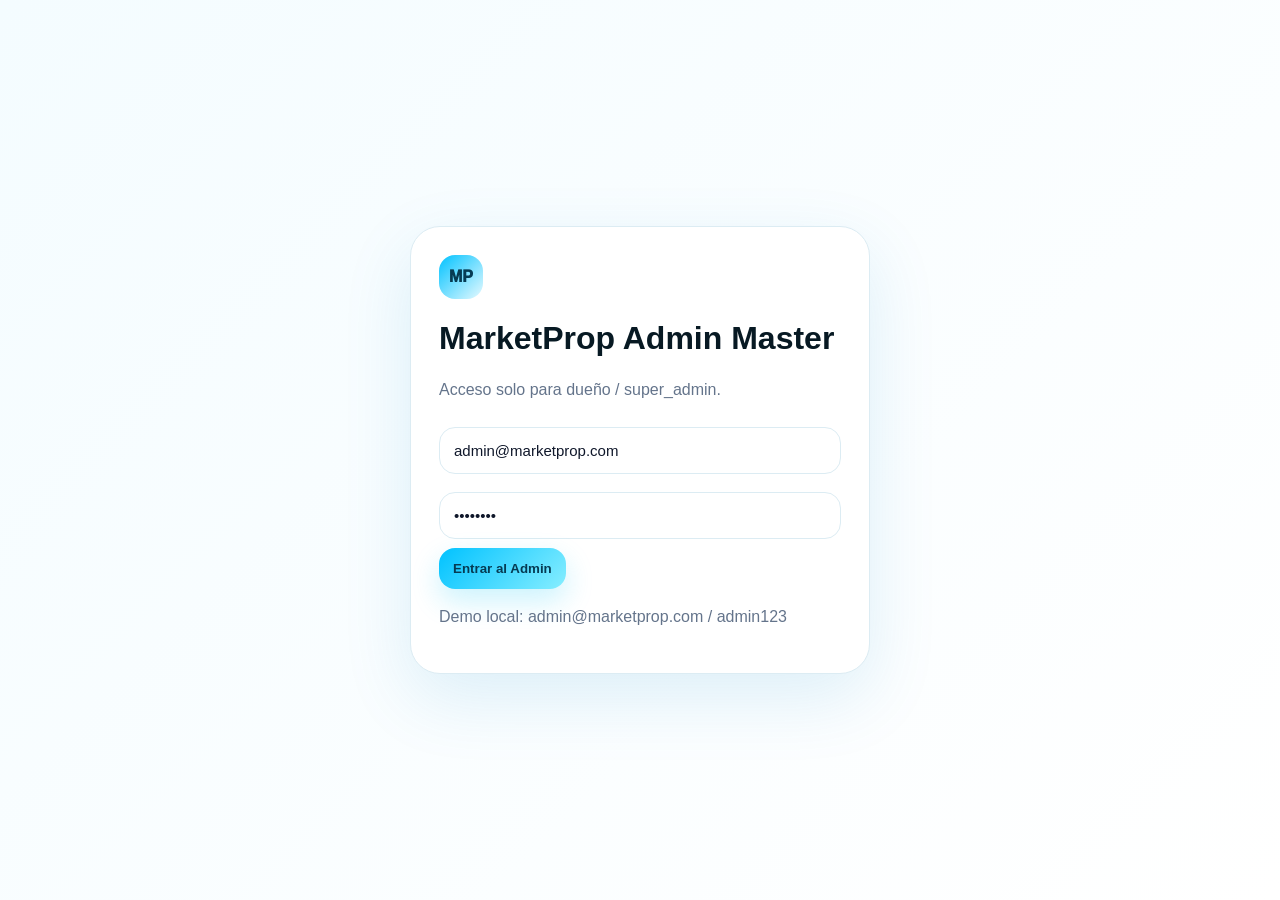
<file: admin/index.html>
<!doctype html>
<html lang="es">
<head>
  <meta charset="utf-8">
  <meta name="viewport" content="width=device-width,initial-scale=1">
  <title>MarketProp Admin Master</title>
  <link rel="stylesheet" href="../frontend/static/styles.css">
  <style>
    body{background:linear-gradient(135deg,#f4fcff,#fff);color:#071923;font-family:Inter,Arial,sans-serif;margin:0}
    .hidden{display:none!important}
    .admin-login{min-height:100vh;display:grid;place-items:center;padding:24px}
    .admin-login-card{width:min(460px,100%);background:#fff;border:1px solid #dcecf3;border-radius:30px;padding:28px;box-shadow:0 24px 70px rgba(2,132,199,.12)}
    .admin-login-card input{width:100%;box-sizing:border-box;margin:9px 0;padding:14px;border-radius:16px;border:1px solid #dcecf3}
    .admin-login-card button,.admin-side button,.admin-action{border:0;border-radius:16px;padding:13px 14px;font-weight:900;background:linear-gradient(135deg,#00c2ff,#87eeff);color:#063b53;cursor:pointer}
    .admin-shell{display:grid;grid-template-columns:280px 1fr;min-height:100vh}
    .admin-side{background:#fff;border-right:1px solid #dcecf3;padding:24px;position:sticky;top:0;height:100vh}
    .admin-brand{display:flex;align-items:center;gap:12px;margin-bottom:26px}
    .admin-logo{width:44px;height:44px;border-radius:16px;background:linear-gradient(135deg,#00c2ff,#e7faff);display:grid;place-items:center;font-weight:1000;color:#063b53}
    .admin-side button{width:100%;text-align:left;background:#f2fbff;border:1px solid #dcecf3;margin:7px 0;color:#123}
    .admin-main{padding:30px;max-width:1300px}
    .admin-hero{background:linear-gradient(135deg,#e7faff,#fff);border:1px solid #dcecf3;border-radius:28px;padding:26px;margin-bottom:20px;box-shadow:0 18px 44px rgba(2,132,199,.08)}
    .admin-grid{display:grid;grid-template-columns:repeat(4,1fr);gap:14px;margin-bottom:20px}
    .admin-card{background:#fff;border:1px solid #dcecf3;border-radius:22px;padding:18px;box-shadow:0 12px 30px rgba(2,132,199,.06)}
    .admin-card span{color:#64748b;font-size:12px;font-weight:900;text-transform:uppercase}
    .admin-card b{display:block;font-size:30px;margin:8px 0;color:#0284c7}
    .admin-panel{background:#fff;border:1px solid #dcecf3;border-radius:26px;padding:20px;margin-bottom:18px}
    .admin-table{width:100%;border-collapse:separate;border-spacing:0 10px}
    .admin-table th{text-align:left;font-size:12px;color:#64748b;text-transform:uppercase}
    .admin-table td{background:#f8fdff;border-top:1px solid #dcecf3;border-bottom:1px solid #dcecf3;padding:14px;font-size:14px}
    .admin-table td:first-child{border-left:1px solid #dcecf3;border-radius:14px 0 0 14px;font-weight:900}
    .admin-table td:last-child{border-right:1px solid #dcecf3;border-radius:0 14px 14px 0}
    .badge{display:inline-flex;border-radius:999px;padding:5px 9px;background:#e7faff;color:#0284c7;font-weight:900;font-size:12px;border:1px solid #c8f3ff}
    .badge.danger{background:#fff0f0;color:#e11d48;border-color:#ffd1dc}
    .badge.success{background:#eafff4;color:#059669;border-color:#bef6d3}
    .note{color:#64748b;line-height:1.5}
    @media(max-width:900px){.admin-shell{grid-template-columns:1fr}.admin-side{height:auto;position:relative}.admin-grid{grid-template-columns:1fr 1fr}.admin-main{padding:18px}}
  </style>
</head>
<body>
  <div id="adminLoginScreen" class="admin-login">
    <div class="admin-login-card">
      <div class="admin-logo">MP</div>
      <h1>MarketProp Admin Master</h1>
      <p class="note">Acceso solo para dueño / super_admin.</p>
      <input id="adminEmail" placeholder="Email admin" value="admin@marketprop.com">
      <input id="adminPassword" type="password" placeholder="Contraseña" value="admin123">
      <button onclick="doAdminLogin()">Entrar al Admin</button>
      <p id="adminLoginMsg" class="note">Demo local: admin@marketprop.com / admin123</p>
    </div>
  </div>

  <div id="adminApp" class="admin-shell hidden">
    <aside class="admin-side">
      <div class="admin-brand"><div class="admin-logo">MP</div><div><b>MarketProp</b><br><span id="adminName">Admin Master</span></div></div>
      <button onclick="showAdmin('overview')">Resumen</button>
      <button onclick="showAdmin('clients')">Clientes / inmobiliarias</button>
      <button onclick="showAdmin('plans')">Planes y límites</button>
      <button onclick="showAdmin('usage')">Uso de IA</button>
      <button onclick="showAdmin('billing')">Facturación</button>
      <button onclick="showAdmin('security')">Seguridad</button>
      <button onclick="adminLogout()">Salir</button>
      <p class="note">Este panel queda fuera del panel cliente y requiere rol super_admin.</p>
    </aside>
    <main class="admin-main">
      <section class="admin-hero">
        <span class="badge">v0.3.13 · Usage Metering + Plan Limits</span>
        <h1>Panel Master Admin</h1>
        <p class="note">Administra clientes, planes, usuarios, límites, facturación y uso de IA desde una capa separada y protegida.</p>
      </section>

      <section id="overview" class="admin-section">
        <div id="adminKpis" class="admin-grid"></div>
        <div class="admin-panel"><h2>Estado</h2><p class="note" id="adminStatus">Cargando datos protegidos...</p></div>
      </section>

      <section id="clients" class="admin-section" style="display:none">
        <div class="admin-panel">
          <h2>Clientes / inmobiliarias</h2>
          <table class="admin-table">
            <thead><tr><th>Inmobiliaria</th><th>Plan</th><th>Estado</th><th>Usuarios</th><th>Datos</th><th>Uso</th></tr></thead>
            <tbody id="clientsBody"></tbody>
          </table>
        </div>
      </section>

      <section id="plans" class="admin-section" style="display:none">
        <div class="admin-panel">
          <h2>Planes y límites</h2>
          <table class="admin-table">
            <thead><tr><th>Workspace</th><th>Plan</th><th>Estado</th><th>Contenido/mes</th><th>Créditos IA</th><th>Usuarios</th></tr></thead>
            <tbody id="plansBody"></tbody>
          </table>
        </div>
      </section>

      <section id="usage" class="admin-section" style="display:none">
        <div class="admin-panel"><h2>Uso de IA</h2><p class="note" id="usageText">Cargando...</p></div>
      </section>

      <section id="billing" class="admin-section" style="display:none">
        <div class="admin-panel"><h2>Facturación</h2><p class="note">Preparado para Mercado Pago / Stripe. En v0.3.11 todavía no cobra dinero real.</p></div>
      </section>

      <section id="security" class="admin-section" style="display:none">
        <div class="admin-panel">
          <h2>Seguridad</h2>
          <p class="note">Este panel ya exige login y rol <b>super_admin</b>. Próximo paso: endurecer sesiones, permisos por acción, recovery de contraseña y deploy seguro.</p>
        </div>
      </section>
    </main>
  </div>

<script>
const API_URL='http://127.0.0.1:8000/api';
let adminToken=localStorage.getItem('marketprop_token')||'';
function el(id){return document.getElementById(id)}
function esc(t){return String(t??'').replace(/[&<>"']/g,m=>({'&':'&amp;','<':'&lt;','>':'&gt;','"':'&quot;',"'":'&#039;'}[m]))}
function authHeader(){return adminToken?{'Authorization':'Bearer '+adminToken}:{}}
async function doAdminLogin(){
  el('adminLoginMsg').innerText='Validando...';
  try{
    const r=await fetch(API_URL+'/auth/login',{method:'POST',headers:{'Content-Type':'application/json'},body:JSON.stringify({email:el('adminEmail').value,password:el('adminPassword').value})});
    const d=await r.json(); if(!r.ok) throw new Error(d.detail||'Error');
    if(d.user.role!=='super_admin'){throw new Error('Este usuario no tiene permiso de Admin Master.')}
    adminToken=d.token;
    localStorage.setItem('marketprop_token',adminToken);
    localStorage.setItem('marketprop_user',JSON.stringify(d.user));
    await loadAdmin();
  }catch(e){el('adminLoginMsg').innerText=e.message||'No se pudo entrar'}
}
async function loadAdmin(){
  if(!adminToken){el('adminLoginScreen').classList.remove('hidden');el('adminApp').classList.add('hidden');return}
  const r=await fetch(API_URL+'/admin/overview',{headers:authHeader()});
  if(!r.ok){el('adminLoginScreen').classList.remove('hidden');el('adminApp').classList.add('hidden');return}
  const d=await r.json();
  el('adminLoginScreen').classList.add('hidden');el('adminApp').classList.remove('hidden');
  const u=JSON.parse(localStorage.getItem('marketprop_user')||'{}');
  el('adminName').innerText=u.name||'Admin Master';
  el('adminKpis').innerHTML=[
    ['Clientes activos',d.kpis.clients_active],
    ['Usuarios totales',d.kpis.users_total],
    ['Suscripciones',d.kpis.subscriptions_total],
    ['MRR mock',d.kpis.mrr_mock],
    ['Contenidos generados',d.kpis.content_generated],
    ['Créditos IA usados',d.kpis.ai_credits_used],
    ['Clientes totales',d.kpis.clients_total],
    ['Modo','Protegido']
  ].map(x=>`<div class="admin-card"><span>${esc(x[0])}</span><b>${esc(x[1])}</b><p class="note">Admin Master</p></div>`).join('');
  el('clientsBody').innerHTML=d.clients.map(c=>`<tr><td>${esc(c.name)}</td><td>${esc(c.plan)}</td><td><span class="badge success">${esc(c.status)}</span></td><td>${c.users}</td><td>${c.properties+c.contents+c.pipeline+c.calendar+c.sources}</td><td>${c.usage?.content_used||0}/${c.usage?.monthly_content_limit||0} contenidos · ${c.usage?.ai_credits_used||0}/${c.usage?.ai_credit_limit||0} IA</td></tr>`).join('');
  el('plansBody').innerHTML=d.plans.map(p=>`<tr><td>${p.workspace_id}</td><td>${esc(p.plan_name)}</td><td><span class="badge">${esc(p.status)}</span></td><td>${p.monthly_content_limit}</td><td>${p.ai_credit_limit}</td><td>${p.seats_limit}</td></tr>`).join('');
  el('usageText').innerText=`Contenido generado: ${d.kpis.content_generated}. Créditos IA usados: ${d.kpis.ai_credits_used}.`;
  el('adminStatus').innerText='Datos cargados desde backend protegido por rol super_admin.';
}
function showAdmin(id){
  document.querySelectorAll('.admin-section').forEach(s=>s.style.display='none');
  document.getElementById(id).style.display='block';
}
function adminLogout(){localStorage.removeItem('marketprop_token');localStorage.removeItem('marketprop_user');location.reload()}
document.addEventListener('DOMContentLoaded',loadAdmin);
</script>
</body>
</html>
</file>
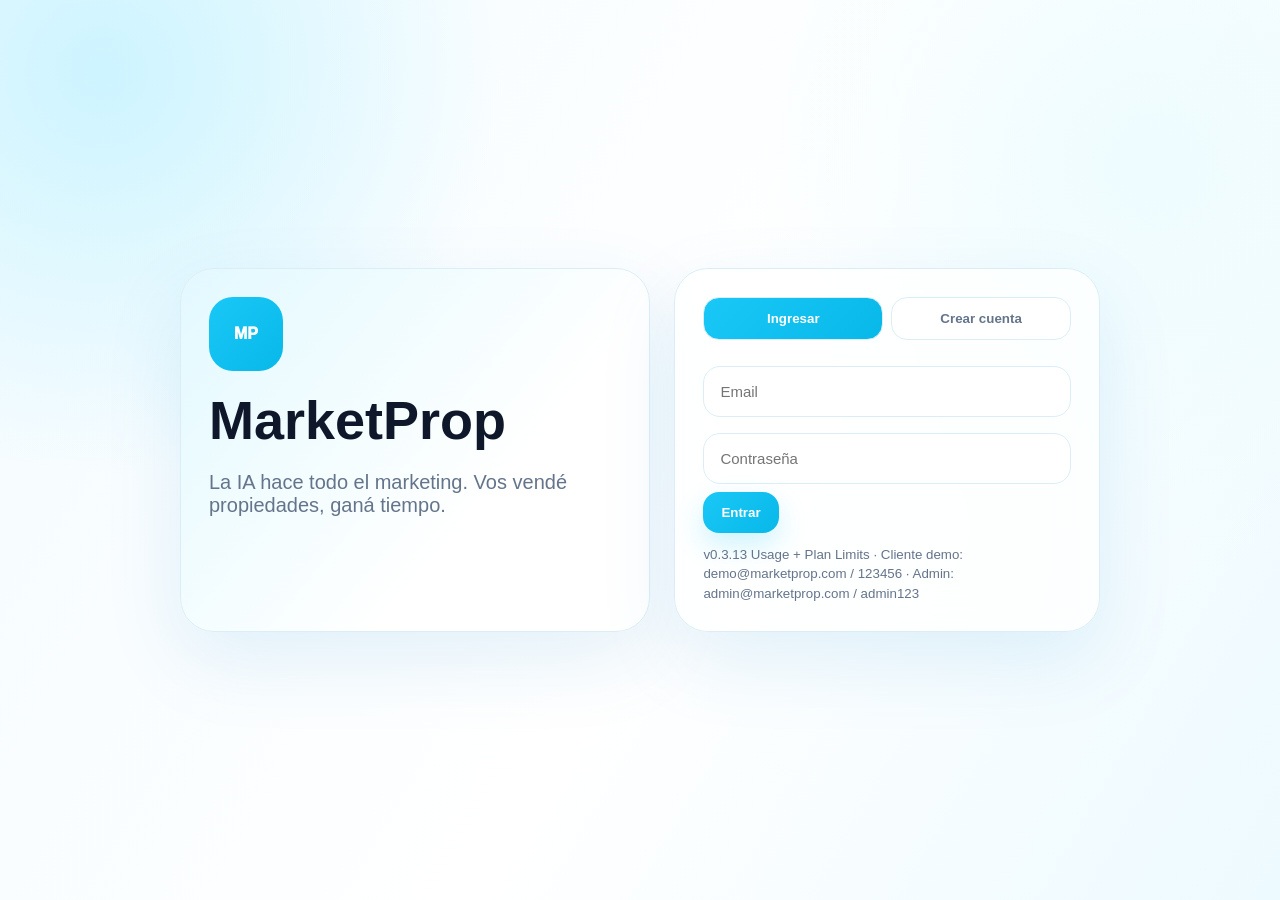
<file: frontend/index.html>
<!doctype html>
<html lang="es">
<head>
<meta charset="utf-8">
<meta name="viewport" content="width=device-width,initial-scale=1">
<title>MarketProp</title>
<link rel="stylesheet" href="static/styles.css">
</head>
<body>
<div id="toast" class="toast hidden"></div>
<div id="authScreen" class="auth-screen">
  <div class="auth-shell">
    <div class="auth-brand"><div class="logo-mark">MP</div><h1>MarketProp</h1><p>La IA hace todo el marketing. Vos vendé propiedades, ganá tiempo.</p></div>
    <div class="auth-card">
      <div class="tabs"><button id="loginTab" class="active" onclick="setAuth('login')">Ingresar</button><button id="registerTab" onclick="setAuth('register')">Crear cuenta</button></div>
      <div id="loginForm"><input id="loginEmail" placeholder="Email"><input id="loginPassword" type="password" placeholder="Contraseña"><button id="loginBtn" onclick="login()">Entrar</button></div>
      <div id="registerForm" class="hidden"><input id="regName" placeholder="Tu nombre"><input id="regOrg" placeholder="Nombre de tu inmobiliaria"><input id="regEmail" placeholder="Email"><input id="regPassword" type="password" placeholder="Contraseña"><button id="registerBtn" onclick="register()">Crear cuenta</button></div>
      <small>v0.3.13 Usage + Plan Limits · Cliente demo: demo@marketprop.com / 123456 · Admin: admin@marketprop.com / admin123</small>
    </div>
  </div>
</div>
<div id="appScreen" class="app hidden">
  <aside class="sidebar">
    <div class="brand"><div class="logo-mark small">MP</div><div><strong>MarketProp</strong><span id="orgName">Tu inmobiliaria</span></div></div>
    <nav>
      <button class="nav active" onclick="show('home',this)">⌂ Inicio</button>
      <button class="nav featured" onclick="show('command',this)">◎ Command Center</button>
      <button class="nav" onclick="show('props',this)">⌁ Propiedades</button>
      <button class="nav" onclick="show('pipeline',this)">▦ Pipeline</button>
      <button class="nav" onclick="show('calendar',this)">▣ Calendario</button>
      <button class="nav" onclick="show('sources',this)">◈ MarketDNA</button>
      <button class="nav" onclick="show('vars',this)">✦ Variaciones IA</button>
      <button class="nav" onclick="show('library',this)">▣ Biblioteca</button>
      <button class="nav" onclick="show('videos',this)">▶ Escaneo Videos</button>
      <button class="nav featured" onclick="show('hookAgent',this)">✦ Agente Hook</button>
      <button class="nav" onclick="show('campaigns',this)">◈ Campañas</button>
      <button class="nav" onclick="show('stats',this)">△ Estadísticas</button>
      <button class="nav" onclick="show('permission-guard',this)">Permisos</button>
      <button class="nav" onclick="show('usage-guard',this)">Uso / Plan</button>
      <button class="nav" onclick="show('igReady',this)">IG Ready</button>
      <button class="nav featured" onclick="show('realData',this)">▣ Base real</button>
    </nav>
    <div class="usage-card"><div class="usage-top"><b id="planName">Plan Básico</b><span>34%</span></div><p>Contenido generado este mes</p><div class="bar"><span></span></div><small>128 / 500 publicaciones</small></div>
  </aside>
  <main>
    <header class="topbar"><div><p class="eyebrow">WORKSPACE DE MARKETING INMOBILIARIO</p><h1 id="welcomeTitle">Hola</h1></div><div class="top-actions"><button class="ghost" onclick="loadProviderStatus()">Proveedores</button><span id="roleBadge" class="role-badge">cliente</span><button class="ghost" onclick="logout()">Salir</button></div></header>

    <section id="home" class="section active-section">
      <div class="hero-card">
        <div class="hero-copy"><div class="pill">MarketMind + Provider Gateway activo</div><h2 class="compact-hero"><span>La IA hace todo el marketing.</span><br>Vos vendé propiedades, ganá tiempo.</h2><p>Pegá el link de una propiedad y MarketProp crea automáticamente publicaciones, anuncios y contenido optimizado para cada plataforma.</p></div>
        <div class="hero-side"><h3>Agentes activos</h3><div class="feature-grid social-feature-grid">
  <button><span class="platform-logo facebook">f</span>Facebook</button>
  <button><span class="platform-logo instagram">IG</span>Instagram</button>
  <button><span class="platform-logo tiktok">TK</span>TikTok</button>
  <button><span class="platform-logo whatsapp">WA</span>WhatsApp</button>
  <button><span class="platform-logo mercado_libre">ML</span>Mercado Libre</button>
  <button><span class="platform-logo meta_ads">Meta</span>Meta Ads</button>
</div></div>
      </div>
      <div class="generator"><label>LINK DE LA PROPIEDAD</label><div class="input-row"><input id="propertyUrl" placeholder="https://www.tuinmobiliaria.com/propiedad/xxxxx"><select id="globalStyle"><option value="auto">Automático</option><option value="profesional">Profesional</option><option value="premium">Premium</option><option value="urgencia">Urgencia</option><option value="inversor">Inversor</option></select><button id="generateBtn" onclick="generateContent()">✨ Generar</button></div><div id="status" class="status">Cada red usa su agente, proveedor, modelo y evaluador.</div><div id="scan" class="scan"></div></div>
      <div id="results" class="results empty"><h3>Contenido</h3><p>Los resultados aparecerán acá después de pegar un link.</p></div>
    </section>

    <section id="command" class="section panel"><div class="panel-head"><div><span class="pill">Nuevo · acumulativo</span><h2>MarketProp Command Center</h2><p>Centro de mando inmobiliario con métricas, funnel comercial, quality gate, señales por propiedad, alertas e insights.</p></div><button onclick="renderCommandCenter()">Actualizar</button></div><div id="commandContent"></div></section>
    <section id="props" class="section panel"><h2>Propiedades</h2><div class="input-row"><input id="newPropertyTitle" placeholder="Ej: Casa premium en Funes"><input id="newPropertyUrl" placeholder="Link de la propiedad"><button onclick="createProperty()">Crear propiedad</button></div><div id="propertyList" class="card-list"></div></section>
    <section id="pipeline" class="section panel"><div class="panel-head"><div><span class="pill">Workflow</span><h2>Pipeline de contenido</h2><p>Estados de producción para no perder oportunidades.</p></div></div><div id="pipelineBoard" class="kanban"></div></section>
    <section id="calendar" class="section panel"><div class="panel-head"><div><span class="pill">Planificación</span><h2>Calendario editorial</h2><p>Plan semanal por plataforma y objetivo.</p></div></div><div id="calendarGrid" class="calendar-grid"></div></section>
    <section id="sources" class="section panel"><div class="panel-head"><div><span class="pill">MarketDNA</span><h2>Fuentes de aprendizaje</h2><p>Fuentes que alimentan MarketMind sin copiar, usando datos propios y autorizados.</p></div></div><div id="sourcesGrid" class="source-grid"></div></section>
    <section id="vars" class="section panel"><h2>Variaciones IA</h2><p>Usá los botones <b>Dame otra</b>, <b>Premium</b>, <b>Urgencia</b> e <b>Inversor</b> en cada red. Esta función se conserva y mejora, no se elimina.</p></section>
    <section id="library" class="section panel"><h2>Biblioteca</h2><p>Próximo: historial de contenidos generados, favoritos, ganadores y rechazados.</p></section>
    <section id="videos" class="section panel"><h2>Escaneo Videos</h2><p>Próximo: análisis de Reels/TikToks virales, patrones de hook, retención y CTA.</p></section>
    <section id="hookAgent" class="section panel hook-panel"><div class="agent-head"><div><span class="pill">Producto estrella</span><h2>Agente Hook</h2><p>Especialista en viralidad, atención y hooks.</p></div><div class="score-orb">92</div></div><textarea id="hookPrompt" placeholder="Ej: Necesito un hook para vender una casa premium en Funes..."></textarea><button onclick="runHookAgent()">✨ Hablar con Agente Hook</button><div id="hookAgentResult" class="agent-result">Agente Hook listo para analizar ideas.</div></section>
    <section id="campaigns" class="section panel"><h2>Campañas</h2><p>Próximo: campañas completas por propiedad con Meta Ads, WhatsApp y seguimiento.</p></section>
    <section id="stats" class="section panel"><h2>Estadísticas</h2><div id="statsContent" class="mini-stats"></div></section>
    <section id="igReady" class="section panel"><div class="panel-head"><div><span class="pill">Preparado, no conectado</span><h2>Instagram Connector</h2><p>La estructura queda lista para conectar IG Business con permisos reales más adelante.</p></div></div><div class="checklist"><div><span class="check">✓</span>Provider Gateway separado</div><div><span class="check">✓</span>MarketMind preparado para métricas</div><div><span class="check">✓</span>Estados de error preparados</div><div><span class="empty"></span>Token real cargado</div><div><span class="empty"></span>Permisos Meta aprobados</div><div><span class="empty"></span>Webhooks activos</div></div></section>

    <section id="realData" class="section panel">
      <div class="panel-head">
        <div>
          <span class="pill">v0.3.9 · SaaS Foundation</span>
          <h2>Base real de MarketProp</h2>
          <p>Primer paso profesional: datos persistentes en SQLite. Propiedades, contenidos, pipeline, calendario y MarketDNA ya no son solo decoración.</p>
        </div>
        <button onclick="tryRestrictedDemo()">+ Crear propiedad demo real</button>
      </div>
      <div id="realDataContent" class="command-content"><p>Cargando base de datos local...</p></div>
    </section>
  
<section id="permission-guard" class="section panel">
  <div class="panel-head">
    <div>
      <span class="pill">v0.3.13 · Usage Metering Plan Limits</span>
      <h2>Permisos activos</h2>
      <p>Tu rol define qué acciones puede ejecutar tu cuenta. Esto ya viene validado por backend.</p>
    </div>
  </div>
  <div id="permissionGuardContent">
    <p>Cargando permisos...</p>
  </div>
</section>


<section id="usage-guard" class="section panel">
  <div class="panel-head">
    <div>
      <span class="pill">v0.3.13 · Usage Metering</span>
      <h2>Uso del plan</h2>
      <p>Control de contenidos, créditos IA y límites del workspace.</p>
    </div>
  </div>
  <div id="usageGuardContent"><p>Cargando uso del plan...</p></div>
</section>

</main>
</div>
<script src="static/app.js"></script>
</body>
</html>
</file>
<file: frontend/static/styles.css>
:root{--blue:#19c8f7;--blue2:#08b8e8;--blue3:#00a6d6;--ink:#0f172a;--muted:#64748b;--line:#dbeef7;--glass:rgba(255,255,255,.74);--shadow:0 28px 80px rgba(2,132,199,.11)}*{box-sizing:border-box}body{margin:0;font-family:Inter,Arial,sans-serif;color:var(--ink);background:radial-gradient(circle at 8% 8%,#cdf4ff 0,transparent 28%),radial-gradient(circle at 90% 18%,#eefcff 0,transparent 30%),linear-gradient(120deg,#f3fbff,#fff 55%,#edfaff)}button,input,select,textarea{font-family:inherit}.hidden{display:none!important}.toast{position:fixed;right:24px;bottom:24px;background:#0f172a;color:#fff;border-radius:18px;padding:14px 18px;z-index:99;box-shadow:var(--shadow)}button{border:0;border-radius:16px;background:linear-gradient(135deg,var(--blue),var(--blue2));color:white;font-weight:900;padding:13px 18px;cursor:pointer;transition:.18s;box-shadow:0 12px 28px rgba(25,200,247,.22)}button:hover{transform:translateY(-1px)}button:disabled{opacity:.6}.ghost{background:rgba(255,255,255,.72);color:var(--blue3);border:1px solid var(--line);box-shadow:none}.auth-screen{min-height:100vh;display:flex;align-items:center;justify-content:center}.auth-shell{width:min(920px,94vw);display:grid;grid-template-columns:1.05fr .95fr;gap:24px}.auth-brand,.auth-card,.hero-card,.generator,.results,.panel{background:var(--glass);border:1px solid var(--line);border-radius:34px;padding:28px;box-shadow:var(--shadow);backdrop-filter:blur(18px)}.auth-brand{background:linear-gradient(130deg,#e2f9ff,#fff 65%)}.auth-brand h1{font-size:54px;margin:18px 0 8px}.auth-brand p{font-size:20px;color:var(--muted)}.logo-mark{width:74px;height:74px;border-radius:24px;background:linear-gradient(135deg,var(--blue),var(--blue2));display:flex;align-items:center;justify-content:center;color:white;font-weight:1000}.logo-mark.small{width:50px;height:50px;border-radius:16px}.tabs{display:grid;grid-template-columns:1fr 1fr;gap:8px;margin-bottom:18px}.tabs button{background:#fff;color:var(--muted);border:1px solid var(--line);box-shadow:none}.tabs button.active{background:linear-gradient(135deg,var(--blue),var(--blue2));color:#fff}.auth-card input{width:100%;margin:8px 0}.app{display:flex;min-height:100vh}.sidebar{position:fixed;inset:18px auto 18px 18px;width:292px;border:1px solid var(--line);border-radius:30px;background:rgba(255,255,255,.78);backdrop-filter:blur(18px);box-shadow:var(--shadow);padding:22px;overflow:auto}.brand{display:flex;align-items:center;gap:12px;margin-bottom:22px}.brand strong{font-size:22px;display:block}.brand span{font-size:12px;color:var(--muted)}nav{display:flex;flex-direction:column;gap:7px}.nav{background:transparent;color:#475569;box-shadow:none;text-align:left;border-radius:16px;padding:11px 13px}.nav:hover,.nav.active{background:linear-gradient(90deg,#def8ff,#fff);color:var(--blue3);transform:translateX(3px)}.nav.featured{color:var(--blue3);font-weight:1000}.usage-card{margin-top:20px;background:linear-gradient(135deg,#dff8ff,#fff 70%);border:1px solid var(--line);border-radius:24px;padding:18px}.usage-top{display:flex;justify-content:space-between}.usage-card p,.usage-card small,.status,.results.empty p,.panel p{color:var(--muted)}.bar{height:9px;border-radius:99px;background:#e5f4fa}.bar span{display:block;width:34%;height:100%;border-radius:99px;background:linear-gradient(90deg,var(--blue),var(--blue2))}main{margin-left:328px;padding:26px;width:100%}.topbar{display:flex;align-items:center;justify-content:space-between;margin-bottom:22px}.eyebrow{margin:0 0 7px;color:var(--blue3);font-weight:900;font-size:12px;letter-spacing:4px}.section{display:none}.active-section{display:block}.hero-card{display:grid;grid-template-columns:1.25fr .75fr;gap:24px;background:linear-gradient(118deg,#fff 0%,#f8fdff 44%,#d8f7ff 100%);min-height:235px!important}.pill{display:inline-flex;background:#e7faff;color:var(--blue3);border:1px solid #c8f3ff;border-radius:99px;padding:8px 12px;font-weight:900;font-size:13px}.hero-copy h2{font-size:34px;line-height:1.12;letter-spacing:-1.4px;margin:18px 0 12px}.hero-copy h2 span{color:#2563eb}.hero-copy p{font-size:16px;line-height:1.55;color:var(--muted)}.hero-side{background:linear-gradient(135deg,#dff8ff,#fff 72%);border:1px solid var(--line);border-radius:28px;padding:22px}.feature-grid{display:grid;grid-template-columns:1fr 1fr;gap:10px}.feature-grid button{background:#fff;color:var(--ink);border:1px solid var(--line);box-shadow:none;text-align:left}.generator{background:linear-gradient(95deg,#dff8ff 0%,#fff 72%);margin-top:20px}label{display:block;font-size:12px;letter-spacing:3px;color:var(--blue3);font-weight:1000;margin-bottom:10px}.input-row{display:flex;gap:12px}input,select,textarea{background:#fff;border:1px solid var(--line);border-radius:17px;padding:16px;outline:none;color:var(--ink);font-size:15px}input{flex:1}select{width:170px}.scan{margin-top:12px;color:#16c784;line-height:1.8}.results,.panel{margin-top:20px}.result-grid{display:grid;grid-template-columns:repeat(2,1fr);gap:16px}.result-card,.metric-card,.source-card,.pipeline-card,.day-card,.insight-card,.alert-card{background:linear-gradient(90deg,#e8faff,#fff 74%);border:1px solid var(--line);border-radius:24px;padding:20px}.result-card h3::after{content:" · agente especializado";font-size:11px;color:#64748b;font-weight:600;margin-left:6px}.style-badge{display:inline-flex;background:#fff;border:1px solid #c8f3ff;color:var(--blue3);border-radius:99px;padding:6px 10px;font-size:12px;font-weight:800}.score{color:#16c784}pre{white-space:pre-wrap;background:rgba(255,255,255,.84);border:1px solid var(--line);border-radius:18px;padding:16px;min-height:210px;max-height:330px;overflow:auto;line-height:1.45}.actions{display:flex;gap:8px;flex-wrap:wrap}.actions button{font-size:12px;padding:9px 12px}.outline{background:#fff!important;color:var(--blue3)!important;border:1px solid var(--line)!important;box-shadow:none!important}.copied{background:#16c784!important;color:#fff!important}.panel-head{display:flex;justify-content:space-between;gap:20px;align-items:flex-start;margin-bottom:18px}.agent-head{display:flex;justify-content:space-between;align-items:center}.score-orb{width:96px;height:96px;border-radius:50%;display:flex;align-items:center;justify-content:center;background:linear-gradient(135deg,var(--blue),var(--blue2));color:#fff;font-size:34px;font-weight:1000}textarea{width:100%;min-height:150px;margin:16px 0}.agent-result{background:#fff;border:1px solid var(--line);border-radius:22px;padding:18px;margin-top:18px;color:var(--muted)}.metric-grid{display:grid;grid-template-columns:repeat(4,1fr);gap:14px}.metric-card b{display:block;font-size:30px;color:var(--blue3);margin:8px 0}.metric-card span,.source-card span,.pipeline-card span,.day-card span{color:var(--muted);font-size:12px;font-weight:900}.command-grid{display:grid;grid-template-columns:1.2fr .8fr;gap:14px}.mini-stats,.pricing{display:grid;grid-template-columns:repeat(3,1fr);gap:14px}.mini-stats div,.pricing div{background:#fff;border:1px solid var(--line);border-radius:20px;padding:16px}.mini-stats b{font-size:28px;color:var(--blue3);display:block}.kanban{display:grid;grid-template-columns:repeat(3,1fr);gap:14px}.pipeline-col{background:rgba(255,255,255,.55);border:1px solid var(--line);border-radius:24px;padding:14px}.pipeline-col h3{margin-top:0}.pipeline-card{margin-bottom:10px}.calendar-grid,.source-grid,.card-list{display:grid;grid-template-columns:repeat(3,1fr);gap:14px}.day-card{min-height:130px}.tags{display:flex;gap:6px;flex-wrap:wrap;margin-top:10px}.tags span{border:1px solid var(--line);background:white;border-radius:99px;padding:5px 8px;color:var(--muted);font-size:11px}.checklist{display:grid;gap:10px}.checklist div{display:grid;grid-template-columns:28px 1fr;align-items:center;background:white;border:1px solid var(--line);border-radius:18px;padding:12px}.check,.empty{width:20px;height:20px;border-radius:6px;display:grid;place-items:center}.check{background:#16c784;color:white}.empty{border:1px solid var(--line)}@media(max-width:1100px){.auth-shell,.hero-card,.result-grid,.metric-grid,.command-grid,.mini-stats,.pricing,.kanban,.calendar-grid,.source-grid,.card-list{grid-template-columns:1fr}.sidebar{position:relative;inset:auto;width:auto;margin:18px}.usage-card{position:static;margin-top:20px}main{margin-left:0}.input-row{flex-direction:column}select{width:100%}}
/* v0.3.7 Command Center Polish */
.command-metrics{grid-template-columns:repeat(4,minmax(0,1fr));}
.metric-card.polished{position:relative;overflow:hidden;background:linear-gradient(135deg,#e6faff 0%,#fff 74%);}
.metric-card.polished::after{content:"";position:absolute;right:-28px;bottom:-32px;width:96px;height:96px;border-radius:50%;background:radial-gradient(circle,rgba(25,200,247,.22),transparent 68%);}
.metric-card.polished em{display:inline-flex;margin-top:8px;background:#e7faff;color:var(--blue3);border:1px solid #c8f3ff;border-radius:999px;padding:5px 9px;font-style:normal;font-size:12px;font-weight:900;}
.quality-shell,.chart-card-soft{background:linear-gradient(135deg,#eafaff,#fff 72%);border:1px solid var(--line);border-radius:28px;padding:22px;box-shadow:0 18px 44px rgba(2,132,199,.08);}
.quality-main h3{font-size:28px;margin:14px 0 8px;}
.quality-bar{height:12px;border-radius:999px;background:#e5f4fa;overflow:hidden;border:1px solid #d6eef6;}
.quality-bar span{display:block;height:100%;border-radius:999px;background:linear-gradient(90deg,var(--blue),#16c784,#d8ff63);}
.quality-bar.small{height:10px;min-width:140px;}
.quality-bar.tiny{height:7px;margin:9px 0;}
.quality-cards{display:grid;grid-template-columns:repeat(4,1fr);gap:10px;margin-top:16px;}
.quality-cards div{background:#fff;border:1px solid var(--line);border-radius:18px;padding:13px;}
.quality-cards b{font-size:24px;color:var(--blue3);display:block;}
.quality-cards span{font-size:12px;color:var(--muted);}
.polished-grid{align-items:stretch;margin-top:14px;}
.panel-head.mini{margin-bottom:10px;}
.funnel-list,.format-bars{display:grid;gap:12px;}
.funnel-row,.format-row{display:grid;grid-template-columns:145px 1fr 42px;gap:12px;align-items:center;}
.funnel-row div:first-child,.format-row div:first-child{display:grid;gap:4px;}
.funnel-row b,.format-row b{font-size:13px;}
.funnel-row span,.format-row span{font-size:12px;color:var(--muted);}
.signal-grid{display:grid;grid-template-columns:repeat(4,1fr);gap:12px;}
.signal-card{background:#fff;border:1px solid var(--line);border-radius:22px;padding:16px;}
.signal-card span{font-size:12px;color:var(--blue3);font-weight:900;}
.signal-card h3{margin:8px 0;}
.signal-card p{min-height:42px;}
.signal-card b{color:#16c784;}
.slot-grid{display:grid;grid-template-columns:repeat(7,1fr);gap:8px;}
.slot-card{background:#fff;border:1px solid var(--line);border-radius:18px;padding:12px;text-align:center;}
.slot-card b{display:block;color:var(--blue3);}
.slot-card span{font-size:12px;color:var(--muted);}
.alert-card{position:relative;}
.alert-card.warning{background:linear-gradient(90deg,#fff8e6,#fff);}
.alert-card.danger{background:linear-gradient(90deg,#ffecec,#fff);}
.alert-card.success{background:linear-gradient(90deg,#eafff4,#fff);}
.pipeline-col.polished h3{display:flex;justify-content:space-between;align-items:center;}
.pipeline-col.polished h3 span{background:#e7faff;color:var(--blue3);border-radius:999px;padding:3px 8px;font-size:12px;}
.pipeline-card small{color:var(--muted);font-weight:800;}
@media(max-width:1100px){.command-metrics,.signal-grid,.slot-grid{grid-template-columns:1fr 1fr}.quality-cards{grid-template-columns:1fr 1fr}.funnel-row,.format-row{grid-template-columns:1fr}.quality-bar.small{min-width:0}}
@media(max-width:700px){.command-metrics,.signal-grid,.slot-grid,.quality-cards{grid-template-columns:1fr}}

/* v0.3.8 Pipeline + Calendar + MarketDNA */
.pipeline-col.operational{min-width:280px;}
.operational-card{background:linear-gradient(135deg,#f4fdff,#fff 72%);}
.operational-card p{font-size:13px;line-height:1.35;margin:7px 0;color:var(--muted);}
.operational-card p b{color:var(--ink);}
.calendar-day.polished{background:linear-gradient(135deg,#eafaff,#fff 74%);border:1px solid var(--line);border-radius:24px;padding:14px;min-height:440px;}
.calendar-day.polished h3{display:flex;justify-content:space-between;align-items:center;margin-top:0;}
.calendar-day.polished h3 span{background:#e7faff;color:var(--blue3);border-radius:999px;padding:3px 8px;font-size:12px;}
.calendar-item.polished{background:#fff;border:1px solid var(--line);border-radius:18px;padding:12px;margin-bottom:10px;}
.calendar-item.polished span{display:block;color:var(--blue3);font-weight:900;font-size:12px;margin-bottom:7px;}
.calendar-item.polished h4{margin:0 0 6px;font-size:14px;}
.calendar-item.polished p{font-size:12px;color:var(--muted);margin:0 0 8px;line-height:1.35;}
.calendar-item.polished small,.operational-card small{font-size:11px;color:var(--muted);font-weight:800;}
.polished-source{background:linear-gradient(135deg,#f2fcff,#fff 70%);border:1px solid var(--line);border-radius:24px;padding:18px;}
.polished-source span{display:inline-flex;background:#e7faff;color:var(--blue3);border:1px solid #c8f3ff;border-radius:999px;padding:5px 9px;font-size:11px;font-weight:900;}
.polished-source p{color:var(--muted);line-height:1.45;}
.polished-source .tags{display:flex;gap:7px;flex-wrap:wrap;margin-top:12px;}
.polished-source .tags em{font-style:normal;background:#fff;border:1px solid var(--line);border-radius:999px;padding:5px 8px;color:var(--muted);font-size:11px;font-weight:800;}

/* v0.3.8.1 Restore Metrics + Social Logos */
.restore-block{margin-bottom:18px;}
.social-metrics{grid-template-columns:repeat(4,minmax(0,1fr));}
.metric-card.restored{position:relative;overflow:hidden;background:linear-gradient(135deg,#ffffff 0%,#eefbff 70%);border:1px solid #cfeef7;}
.metric-card.restored::before{content:"";position:absolute;right:-34px;top:-34px;width:108px;height:108px;border-radius:50%;background:radial-gradient(circle,rgba(0,194,255,.20),transparent 68%);}
.metric-card.restored em{display:inline-flex;margin-top:8px;background:#e7faff;color:var(--blue3);border:1px solid #c8f3ff;border-radius:999px;padding:5px 9px;font-style:normal;font-size:12px;font-weight:900;}
.platform-title{display:flex;align-items:center;gap:10px;}
.platform-logo{width:34px;height:34px;border-radius:11px;display:inline-flex;align-items:center;justify-content:center;font-size:12px;font-weight:1000;letter-spacing:-.4px;color:#fff;box-shadow:0 10px 22px rgba(2,132,199,.14);flex:0 0 auto;}
.platform-logo.facebook{background:linear-gradient(135deg,#1877f2,#0b4aa2);}
.platform-logo.instagram{background:linear-gradient(135deg,#833ab4,#fd1d1d,#fcb045);}
.platform-logo.tiktok{background:linear-gradient(135deg,#111,#20f5ef);}
.platform-logo.whatsapp{background:linear-gradient(135deg,#25d366,#128c7e);}
.platform-logo.mercado_libre{background:linear-gradient(135deg,#ffe600,#1b4dbf);color:#173b7a;}
.platform-logo.meta_ads{background:linear-gradient(135deg,#0064e0,#00c2ff);}
.social-feature-grid button{display:flex;align-items:center;gap:10px;justify-content:flex-start;}
.social-feature-grid .platform-logo{width:30px;height:30px;border-radius:10px;font-size:11px;}
@media(max-width:1100px){.social-metrics{grid-template-columns:1fr 1fr}}
@media(max-width:700px){.social-metrics{grid-template-columns:1fr}}

/* v0.3.9 SaaS Foundation */
.db-row{background:#fff;border:1px solid var(--line);border-radius:16px;padding:12px;margin-bottom:10px;display:grid;gap:5px;}
.db-row b{font-size:14px;color:var(--ink);}
.db-row span{font-size:12px;color:var(--muted);line-height:1.35;}
.db-row small{font-size:11px;color:var(--muted);}

/* v0.3.10 Workspace Multiuser Foundation */
.workspace-hero{display:flex;align-items:center;justify-content:space-between;gap:18px;background:linear-gradient(135deg,#eafaff,#fff 72%);border:1px solid var(--line);border-radius:28px;padding:22px;margin-bottom:18px;box-shadow:0 18px 44px rgba(2,132,199,.08)}
.workspace-hero h2{font-size:30px;margin:10px 0 6px}.workspace-hero p{color:var(--muted);margin:0}.workspace-hero .score-orb{font-size:18px;width:96px;height:96px}.db-row small{color:var(--muted)}
@media(max-width:800px){.workspace-hero{display:block}.workspace-hero .score-orb{margin-top:14px}}

/* v0.3.11 Auth + Roles */
.role-badge{display:inline-flex;align-items:center;border:1px solid #c8f3ff;background:#e7faff;color:var(--blue3);border-radius:999px;padding:8px 10px;font-size:12px;font-weight:900;text-transform:uppercase}
button:disabled{opacity:.48;cursor:not-allowed}
.auth-card small{display:block;margin-top:12px;line-height:1.45;color:var(--muted)}
</file>
